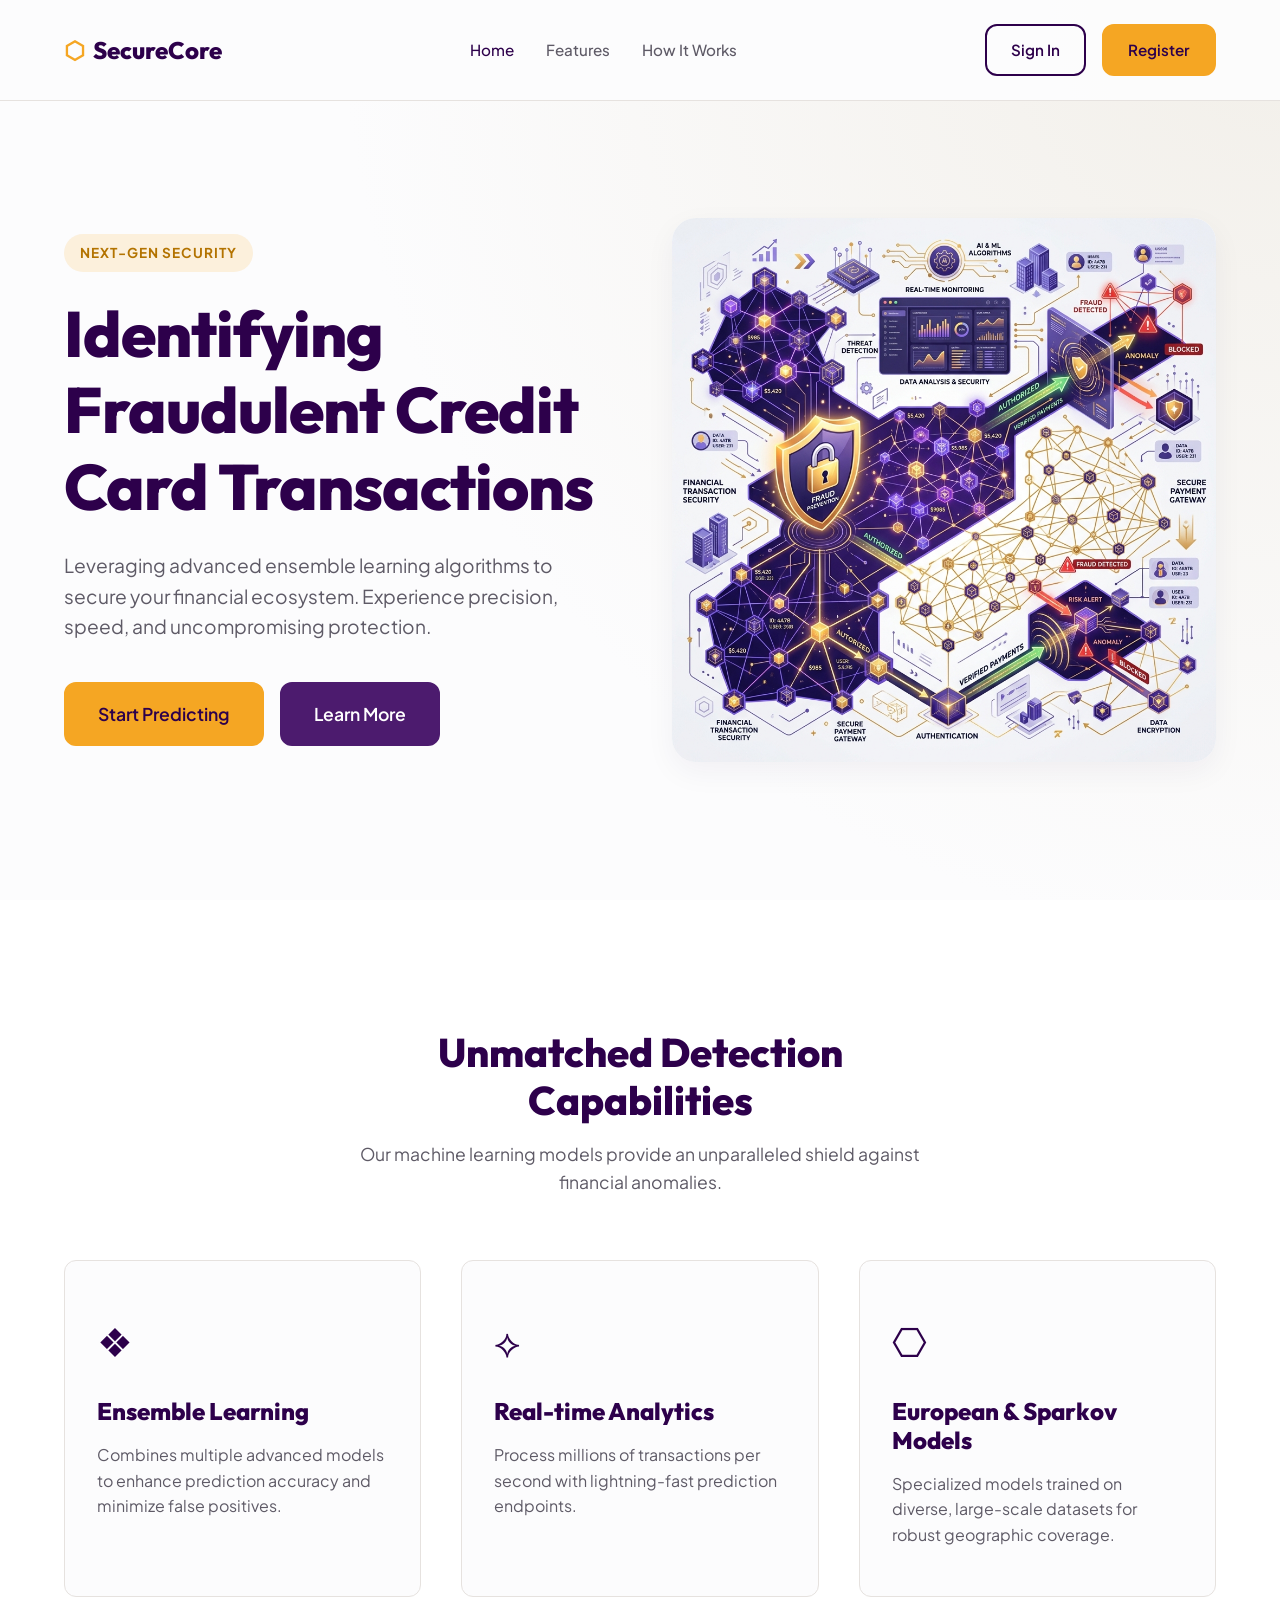
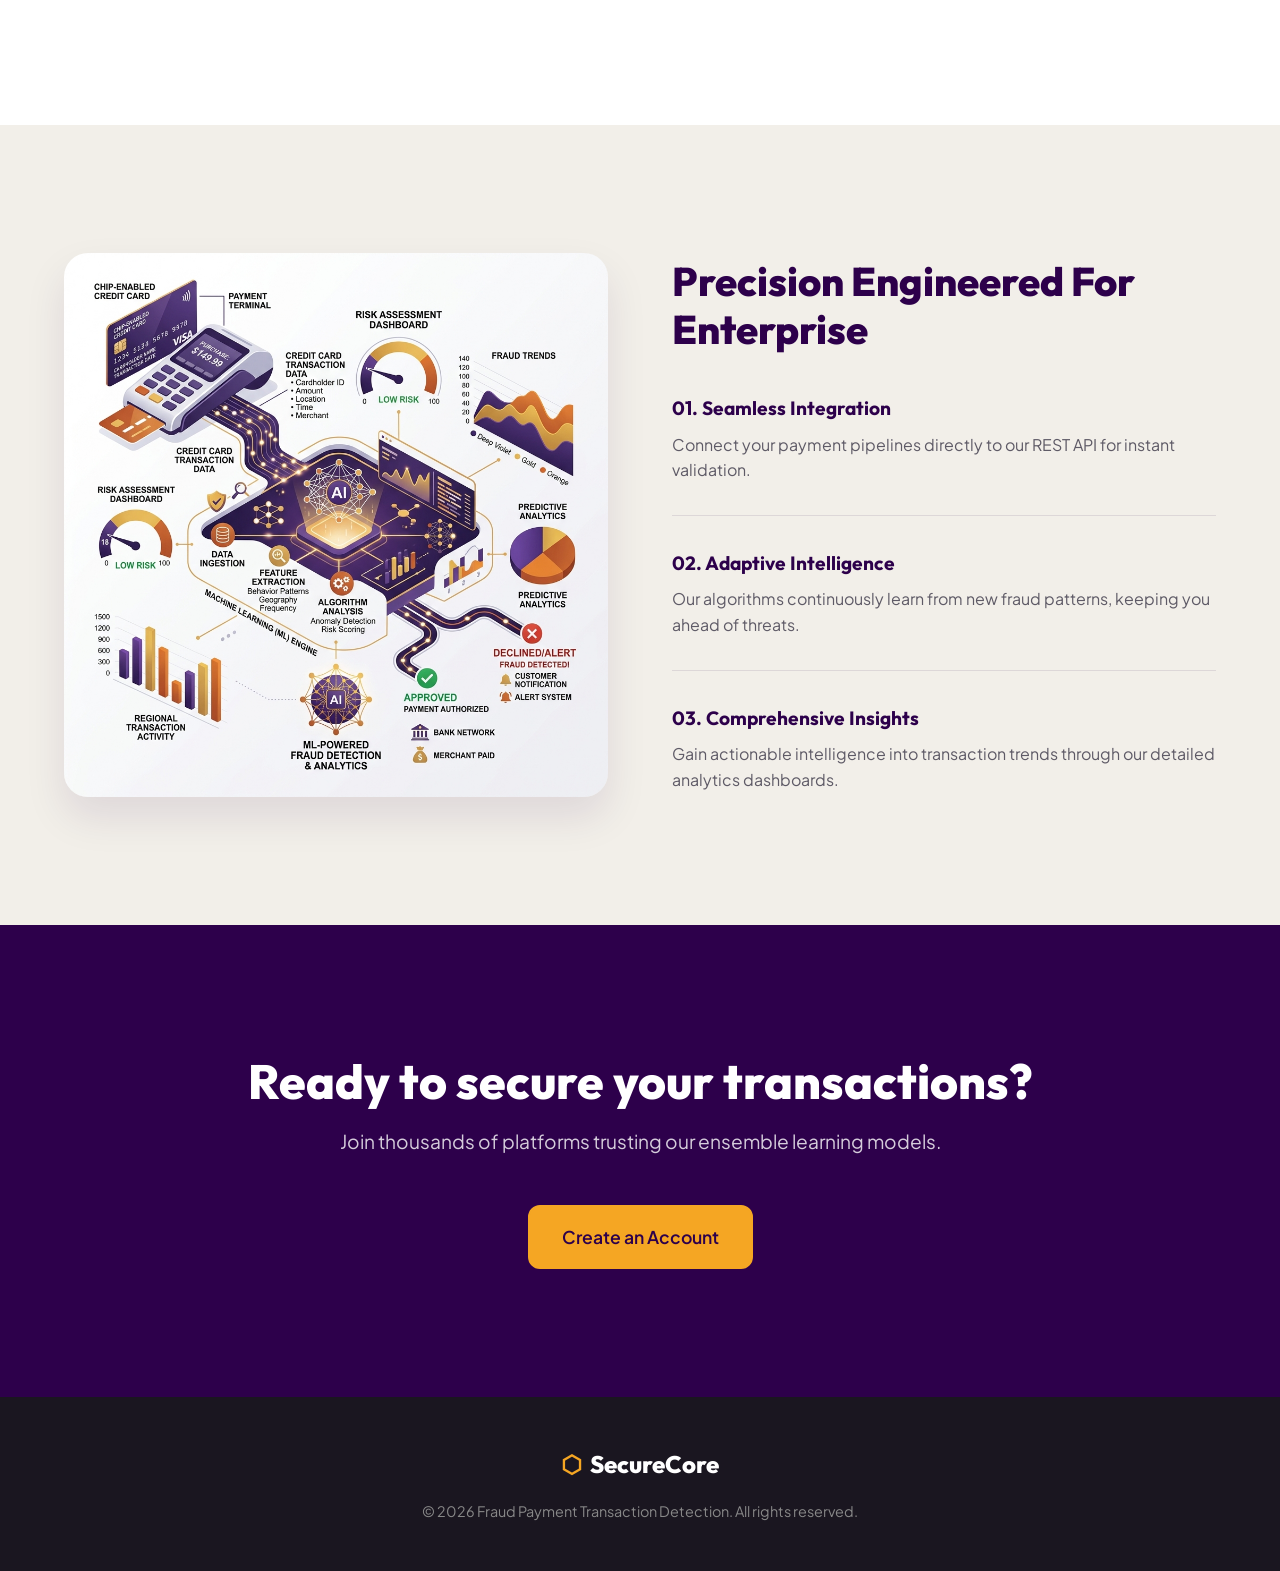
<file: templates/index.html>
<!DOCTYPE html>
<html lang="en">

<head>
    <meta charset="UTF-8">
    <meta name="viewport" content="width=device-width, initial-scale=1.0">
    <meta name="description" content="Advanced fraud payment transaction detection system using ensemble learning.">
    <title>Fraud Payment Transaction Detection</title>
    <link rel="stylesheet" href="../static/style.css">
    <!-- Google Fonts -->
    <link
        href="https://fonts.googleapis.com/css2?family=Outfit:wght@300;400;600;800&family=Plus+Jakarta+Sans:wght@400;500;700&display=swap"
        rel="stylesheet">
</head>

<body>
    <nav class="navbar">
        <div class="logo">
            <span class="logo-icon">⬡</span>
            SecureCore
        </div>
        <button class="mobile-menu-btn">☰</button>
        <ul class="nav-links">
            <li><a href="#home" class="active">Home</a></li>
            <li><a href="#features">Features</a></li>
            <li><a href="#how-it-works">How It Works</a></li>
        </ul>
        <div class="nav-actions">
            <a href="/login" class="btn-outline">Sign In</a>
            <a href="/logon" class="btn-primary">Register</a>
        </div>
    </nav>

    <header id="home" class="hero-section">
        <div class="hero-content">
            <div class="badge">Next-Gen Security</div>
            <h1>Identifying Fraudulent Credit Card Transactions</h1>
            <p>Leveraging advanced ensemble learning algorithms to secure your financial ecosystem. Experience
                precision, speed, and uncompromising protection.</p>
            <div class="hero-buttons">
                <a href="/login" class="btn-primary btn-large">Start Predicting</a>
                <a href="#features" class="btn-secondary btn-large">Learn More</a>
            </div>
        </div>
        <div class="hero-image-container">
            <img src="../static/images/hero.png" alt="Futuristic Security Dashboard">
        </div>
    </header>

    <section id="features" class="features-section">
        <div class="section-header">
            <h2>Unmatched Detection Capabilities</h2>
            <p>Our machine learning models provide an unparalleled shield against financial anomalies.</p>
        </div>

        <div class="features-grid">
            <div class="feature-card">
                <div class="icon">❖</div>
                <h3>Ensemble Learning</h3>
                <p>Combines multiple advanced models to enhance prediction accuracy and minimize false positives.</p>
            </div>
            <div class="feature-card">
                <div class="icon">⟡</div>
                <h3>Real-time Analytics</h3>
                <p>Process millions of transactions per second with lightning-fast prediction endpoints.</p>
            </div>
            <div class="feature-card">
                <div class="icon">⎔</div>
                <h3>European & Sparkov Models</h3>
                <p>Specialized models trained on diverse, large-scale datasets for robust geographic coverage.</p>
            </div>
        </div>
    </section>

    <section id="how-it-works" class="showcase-section">
        <div class="showcase-image">
            <img src="../static/images/feature.png" alt="Data Analytics Visualization">
        </div>
        <div class="showcase-content">
            <h2>Precision Engineered For Enterprise</h2>
            <ul class="showcase-list">
                <li>
                    <strong>01. Seamless Integration</strong>
                    <p>Connect your payment pipelines directly to our REST API for instant validation.</p>
                </li>
                <li>
                    <strong>02. Adaptive Intelligence</strong>
                    <p>Our algorithms continuously learn from new fraud patterns, keeping you ahead of threats.</p>
                </li>
                <li>
                    <strong>03. Comprehensive Insights</strong>
                    <p>Gain actionable intelligence into transaction trends through our detailed analytics dashboards.
                    </p>
                </li>
            </ul>
        </div>
    </section>

    <section class="cta-section">
        <h2>Ready to secure your transactions?</h2>
        <p>Join thousands of platforms trusting our ensemble learning models.</p>
        <a href="/logon" class="btn-primary btn-large">Create an Account</a>
    </section>

    <footer>
        <div class="footer-content">
            <div class="footer-brand">
                <span class="logo-icon">⬡</span>
                SecureCore
            </div>
            <p>&copy; 2026 Fraud Payment Transaction Detection. All rights reserved.</p>
        </div>
    </footer>
    <script>
        document.addEventListener('DOMContentLoaded', function() {
            const mobileBtn = document.querySelector('.mobile-menu-btn');
            const navbar = document.querySelector('.navbar');
            if (mobileBtn) {
                mobileBtn.addEventListener('click', function() {
                    navbar.classList.toggle('active');
                });
            }
        });
    </script>
</body>

</html>
</file>
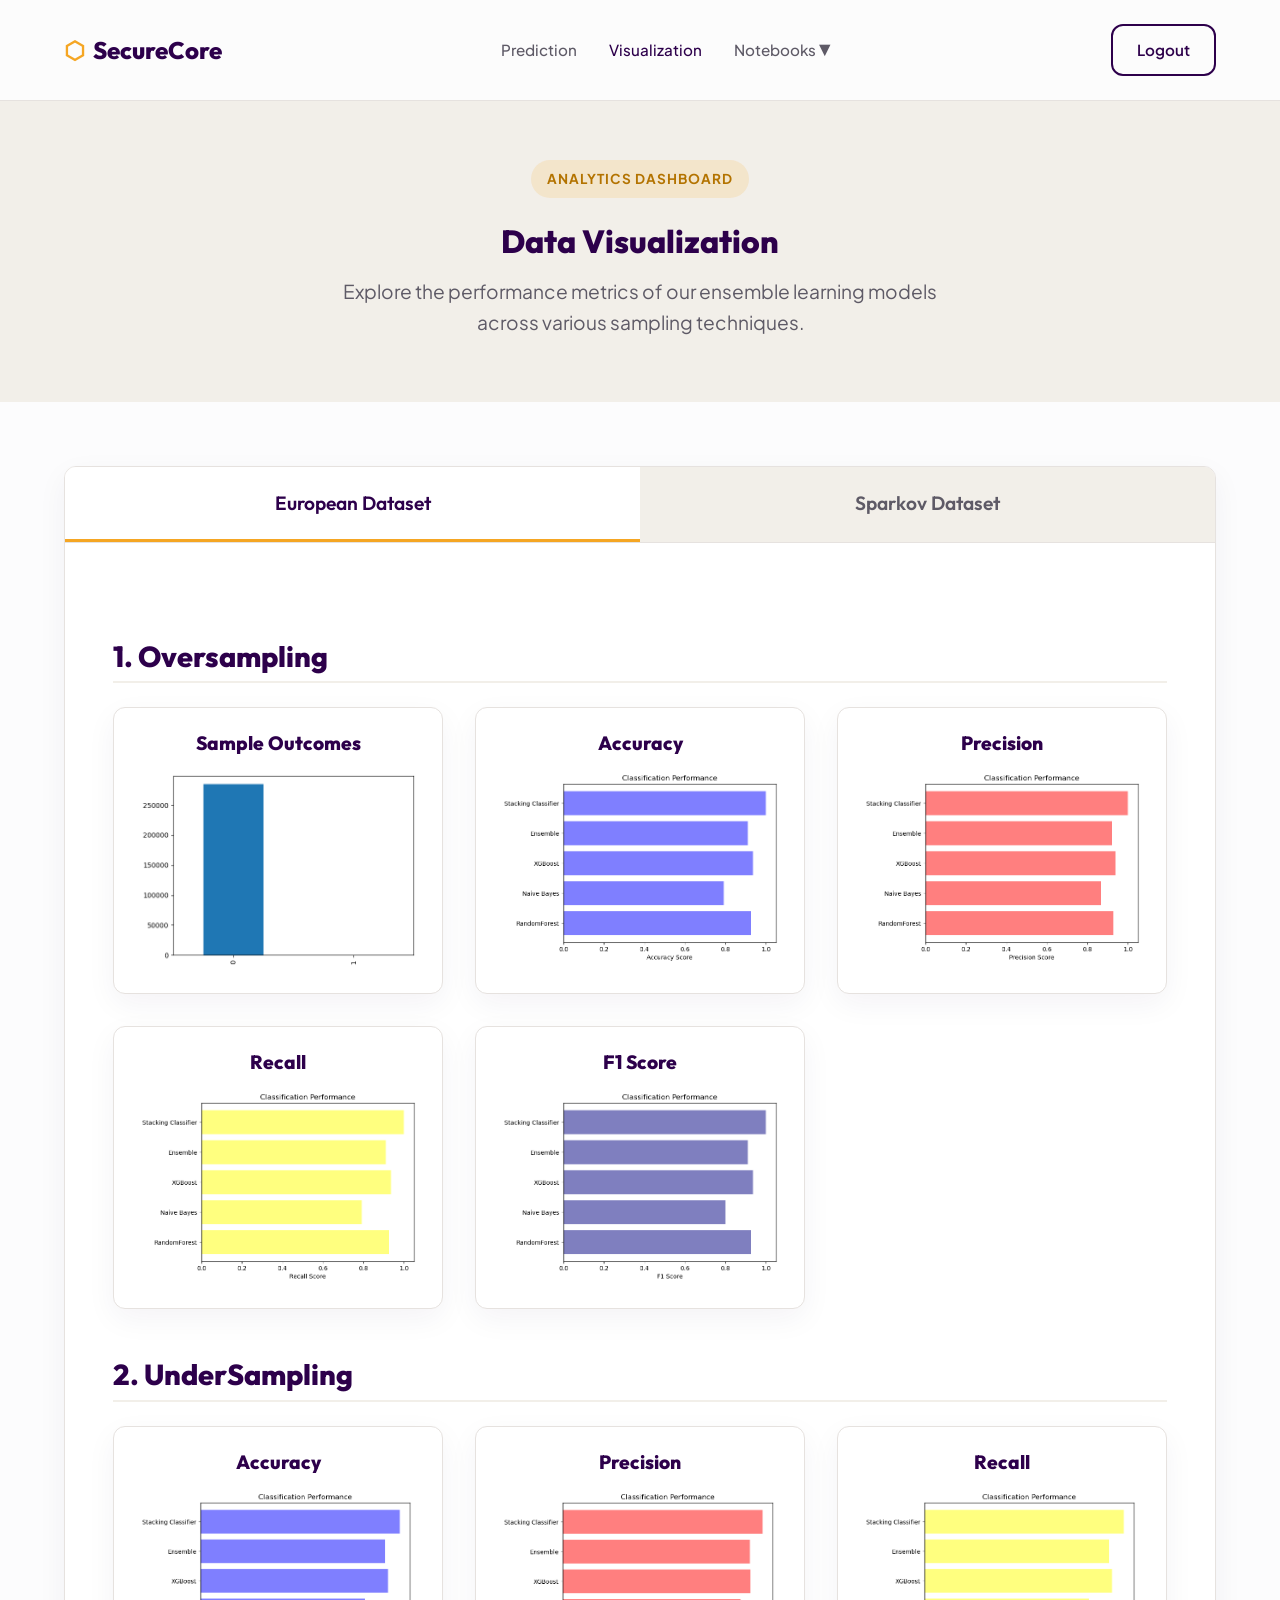
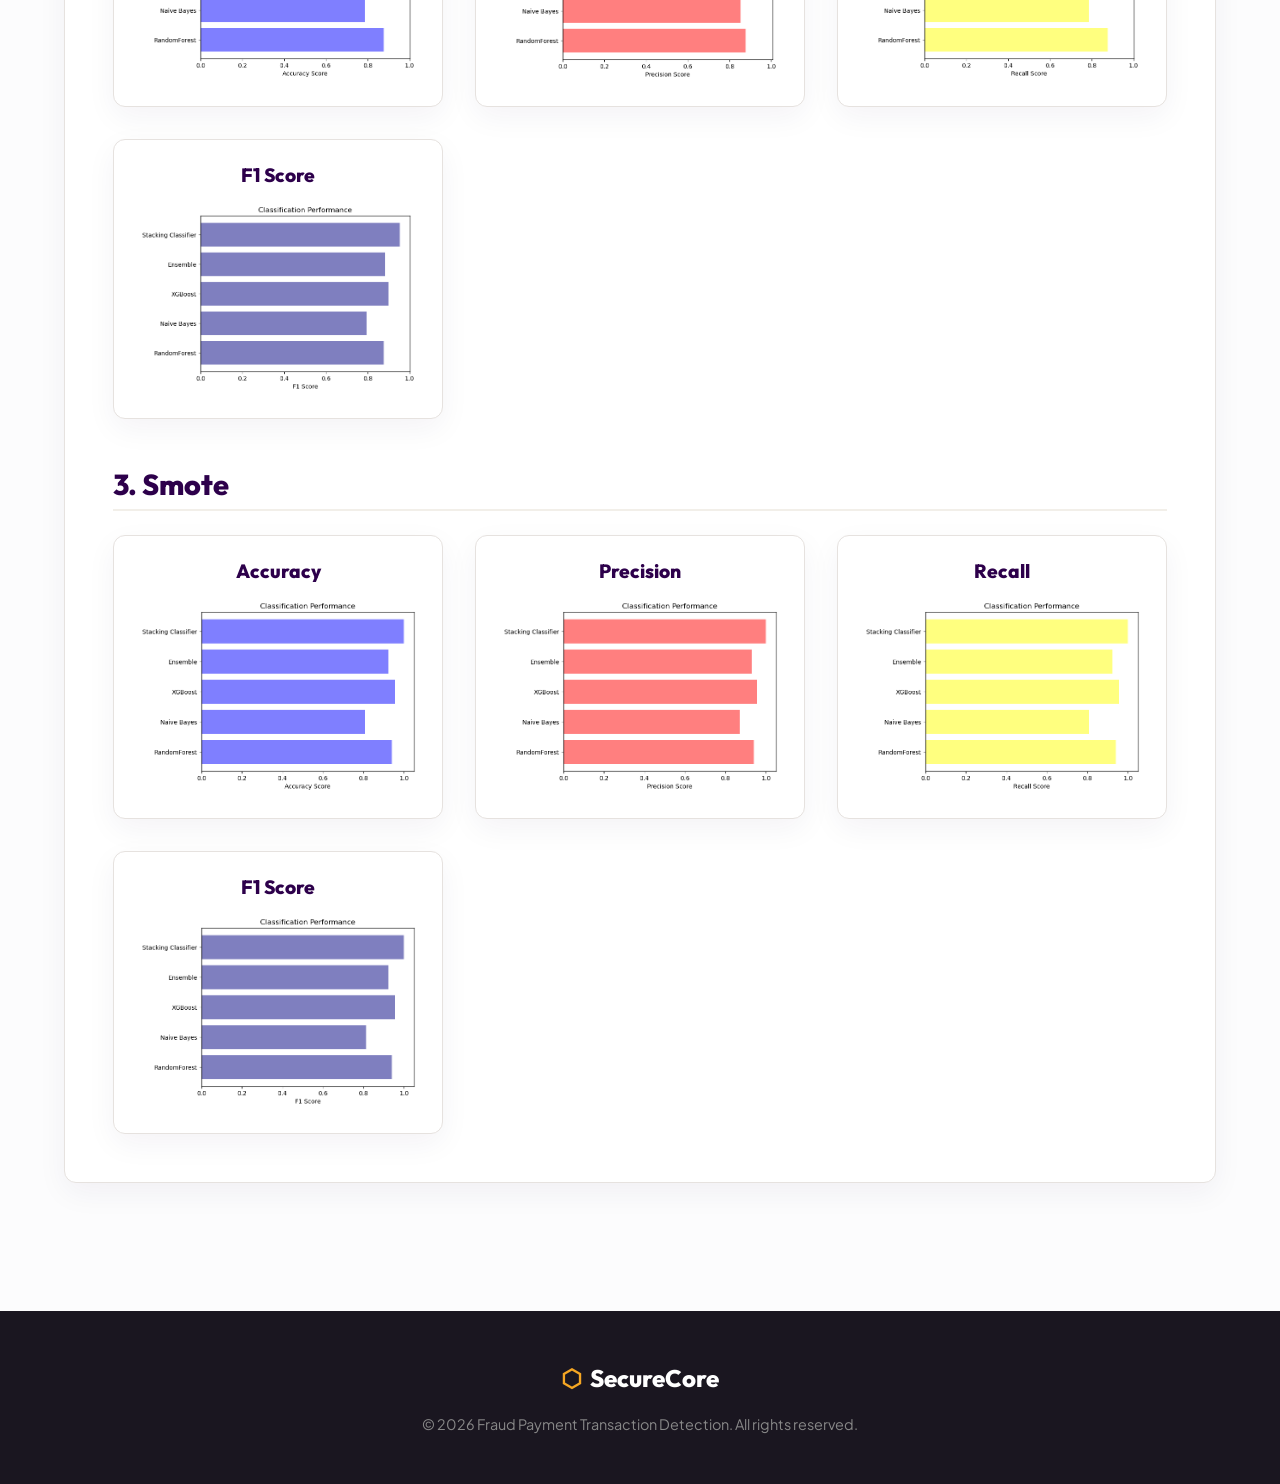
<file: templates/graphs.html>
<!DOCTYPE html>
<html lang="en">

<head>
    <meta charset="UTF-8">
    <meta name="viewport" content="width=device-width, initial-scale=1.0">
    <title>Data Visualization - SecureCore</title>
    <!-- Using standard flask url_for to ensure the path is fully robust across routes, while matching the structure you requested -->
    <link rel="stylesheet" href="../static/style.css">
    <link
        href="https://fonts.googleapis.com/css2?family=Outfit:wght@300;400;600;800&family=Plus+Jakarta+Sans:wght@400;500;700&display=swap"
        rel="stylesheet">
</head>

<body>
    <nav class="navbar">
        <div class="logo">
            <span class="logo-icon">⬡</span>
            SecureCore
        </div>
        <button class="mobile-menu-btn">☰</button>
        <ul class="nav-links">
            <li><a href="/home">Prediction</a></li>
            <li><a href="/graphs" class="active">Visualization</a></li>
            <li class="dropdown">
                <a href="#" class="dropbtn">Notebooks ▼</a>
                <div class="dropdown-content">
                    <a href="../static/European.html">European</a>
                    <a href="../static/Sparkov.html">Sparkov</a>
                </div>
            </li>
        </ul>
        <div class="nav-actions">
            <a href="/" class="btn-outline">Logout</a>
        </div>
    </nav>

    <header class="page-header"
        style="padding-top: 10rem; padding-bottom: 4rem; text-align: center; background-color: var(--color-bg-secondary);">
        <div class="badge">Analytics Dashboard</div>
        <h1>Data Visualization</h1>
        <p style="color: var(--color-text-muted); font-size: 1.2rem; max-width: 600px; margin: 1rem auto 0;">Explore the
            performance metrics of our ensemble learning models across various sampling techniques.</p>
    </header>

    <section class="graphs-section" style="padding: 4rem 5% 8rem; background-color: var(--color-bg);">
        <div class="tabs-container" style="max-width: 1200px;">
            <div class="tabs-header">
                <button class="tab-btn active" onclick="openGraphTab(event, 'EuroGraphs')">European Dataset</button>
                <button class="tab-btn" onclick="openGraphTab(event, 'SparkGraphs')">Sparkov Dataset</button>
            </div>

            <div id="EuroGraphs" class="tab-content active" style="display: block;">
                <!-- Oversampling -->
                <div class="graph-category">
                    <h2 class="category-title">1. Oversampling</h2>
                    <div class="graph-grid">
                        <div class="graph-card">
                            <h3>Sample Outcomes</h3>
                            <div class="img-wrapper">
                                <img src="../static/euro/download.png" alt="Sample Outcomes" class="zoomable"
                                    onclick="openLightbox(this.src)">
                                <div class="zoom-hint">Click to zoom</div>
                            </div>
                        </div>
                        <div class="graph-card">
                            <h3>Accuracy</h3>
                            <div class="img-wrapper">
                                <img src="../static/euro/download (1).png" alt="Accuracy" class="zoomable"
                                    onclick="openLightbox(this.src)">
                                <div class="zoom-hint">Click to zoom</div>
                            </div>
                        </div>
                        <div class="graph-card">
                            <h3>Precision</h3>
                            <div class="img-wrapper">
                                <img src="../static/euro/download (2).png" alt="Precision" class="zoomable"
                                    onclick="openLightbox(this.src)">
                                <div class="zoom-hint">Click to zoom</div>
                            </div>
                        </div>
                        <div class="graph-card">
                            <h3>Recall</h3>
                            <div class="img-wrapper">
                                <img src="../static/euro/download (3).png" alt="Recall" class="zoomable"
                                    onclick="openLightbox(this.src)">
                                <div class="zoom-hint">Click to zoom</div>
                            </div>
                        </div>
                        <div class="graph-card">
                            <h3>F1 Score</h3>
                            <div class="img-wrapper">
                                <img src="../static/euro/download (4).png" alt="F1 Score" class="zoomable"
                                    onclick="openLightbox(this.src)">
                                <div class="zoom-hint">Click to zoom</div>
                            </div>
                        </div>
                    </div>
                </div>

                <!-- UnderSampling -->
                <div class="graph-category">
                    <h2 class="category-title">2. UnderSampling</h2>
                    <div class="graph-grid">
                        <div class="graph-card">
                            <h3>Accuracy</h3>
                            <div class="img-wrapper">
                                <img src="../static/euro/download (5).png" alt="Accuracy" class="zoomable"
                                    onclick="openLightbox(this.src)">
                                <div class="zoom-hint">Click to zoom</div>
                            </div>
                        </div>
                        <div class="graph-card">
                            <h3>Precision</h3>
                            <div class="img-wrapper">
                                <img src="../static/euro/download (6).png" alt="Precision" class="zoomable"
                                    onclick="openLightbox(this.src)">
                                <div class="zoom-hint">Click to zoom</div>
                            </div>
                        </div>
                        <div class="graph-card">
                            <h3>Recall</h3>
                            <div class="img-wrapper">
                                <img src="../static/euro/download (7).png" alt="Recall" class="zoomable"
                                    onclick="openLightbox(this.src)">
                                <div class="zoom-hint">Click to zoom</div>
                            </div>
                        </div>
                        <div class="graph-card">
                            <h3>F1 Score</h3>
                            <div class="img-wrapper">
                                <img src="../static/euro/download (8).png" alt="F1 Score" class="zoomable"
                                    onclick="openLightbox(this.src)">
                                <div class="zoom-hint">Click to zoom</div>
                            </div>
                        </div>
                    </div>
                </div>

                <!-- Smote -->
                <div class="graph-category">
                    <h2 class="category-title">3. Smote</h2>
                    <div class="graph-grid">
                        <div class="graph-card">
                            <h3>Accuracy</h3>
                            <div class="img-wrapper">
                                <img src="../static/euro/download (9).png" alt="Accuracy" class="zoomable"
                                    onclick="openLightbox(this.src)">
                                <div class="zoom-hint">Click to zoom</div>
                            </div>
                        </div>
                        <div class="graph-card">
                            <h3>Precision</h3>
                            <div class="img-wrapper">
                                <img src="../static/euro/download (10).png" alt="Precision" class="zoomable"
                                    onclick="openLightbox(this.src)">
                                <div class="zoom-hint">Click to zoom</div>
                            </div>
                        </div>
                        <div class="graph-card">
                            <h3>Recall</h3>
                            <div class="img-wrapper">
                                <img src="../static/euro/download (11).png" alt="Recall" class="zoomable"
                                    onclick="openLightbox(this.src)">
                                <div class="zoom-hint">Click to zoom</div>
                            </div>
                        </div>
                        <div class="graph-card">
                            <h3>F1 Score</h3>
                            <div class="img-wrapper">
                                <img src="../static/euro/download (12).png" alt="F1 Score" class="zoomable"
                                    onclick="openLightbox(this.src)">
                                <div class="zoom-hint">Click to zoom</div>
                            </div>
                        </div>
                    </div>
                </div>
            </div>

            <div id="SparkGraphs" class="tab-content" style="display: none;">
                <!-- Oversampling -->
                <div class="graph-category">
                    <h2 class="category-title">1. Oversampling</h2>
                    <div class="graph-grid">
                        <div class="graph-card">
                            <h3>Sample Outcomes</h3>
                            <div class="img-wrapper">
                                <img src="../static/spark/download.png" alt="Sample Outcomes" class="zoomable"
                                    onclick="openLightbox(this.src)">
                                <div class="zoom-hint">Click to zoom</div>
                            </div>
                        </div>
                        <div class="graph-card">
                            <h3>Accuracy</h3>
                            <div class="img-wrapper">
                                <img src="../static/spark/download (1).png" alt="Accuracy" class="zoomable"
                                    onclick="openLightbox(this.src)">
                                <div class="zoom-hint">Click to zoom</div>
                            </div>
                        </div>
                        <div class="graph-card">
                            <h3>Precision</h3>
                            <div class="img-wrapper">
                                <img src="../static/spark/download (2).png" alt="Precision" class="zoomable"
                                    onclick="openLightbox(this.src)">
                                <div class="zoom-hint">Click to zoom</div>
                            </div>
                        </div>
                        <div class="graph-card">
                            <h3>Recall</h3>
                            <div class="img-wrapper">
                                <img src="../static/spark/download (3).png" alt="Recall" class="zoomable"
                                    onclick="openLightbox(this.src)">
                                <div class="zoom-hint">Click to zoom</div>
                            </div>
                        </div>
                        <div class="graph-card">
                            <h3>F1 Score</h3>
                            <div class="img-wrapper">
                                <img src="../static/spark/download (4).png" alt="F1 Score" class="zoomable"
                                    onclick="openLightbox(this.src)">
                                <div class="zoom-hint">Click to zoom</div>
                            </div>
                        </div>
                    </div>
                </div>

                <!-- UnderSampling -->
                <div class="graph-category">
                    <h2 class="category-title">2. UnderSampling</h2>
                    <div class="graph-grid">
                        <div class="graph-card">
                            <h3>Accuracy</h3>
                            <div class="img-wrapper">
                                <img src="../static/spark/download (5).png" alt="Accuracy" class="zoomable"
                                    onclick="openLightbox(this.src)">
                                <div class="zoom-hint">Click to zoom</div>
                            </div>
                        </div>
                        <div class="graph-card">
                            <h3>Precision</h3>
                            <div class="img-wrapper">
                                <img src="../static/spark/download (6).png" alt="Precision" class="zoomable"
                                    onclick="openLightbox(this.src)">
                                <div class="zoom-hint">Click to zoom</div>
                            </div>
                        </div>
                        <div class="graph-card">
                            <h3>Recall</h3>
                            <div class="img-wrapper">
                                <img src="../static/spark/download (7).png" alt="Recall" class="zoomable"
                                    onclick="openLightbox(this.src)">
                                <div class="zoom-hint">Click to zoom</div>
                            </div>
                        </div>
                        <div class="graph-card">
                            <h3>F1 Score</h3>
                            <div class="img-wrapper">
                                <img src="../static/spark/download (8).png" alt="F1 Score" class="zoomable"
                                    onclick="openLightbox(this.src)">
                                <div class="zoom-hint">Click to zoom</div>
                            </div>
                        </div>
                    </div>
                </div>

                <!-- Smote -->
                <div class="graph-category">
                    <h2 class="category-title">3. Smote</h2>
                    <div class="graph-grid">
                        <div class="graph-card">
                            <h3>Accuracy</h3>
                            <div class="img-wrapper">
                                <img src="../static/spark/download (9).png" alt="Accuracy" class="zoomable"
                                    onclick="openLightbox(this.src)">
                                <div class="zoom-hint">Click to zoom</div>
                            </div>
                        </div>
                        <div class="graph-card">
                            <h3>Precision</h3>
                            <div class="img-wrapper">
                                <img src="../static/spark/download (10).png" alt="Precision" class="zoomable"
                                    onclick="openLightbox(this.src)">
                                <div class="zoom-hint">Click to zoom</div>
                            </div>
                        </div>
                        <div class="graph-card">
                            <h3>Recall</h3>
                            <div class="img-wrapper">
                                <img src="../static/spark/download (11).png" alt="Recall" class="zoomable"
                                    onclick="openLightbox(this.src)">
                                <div class="zoom-hint">Click to zoom</div>
                            </div>
                        </div>
                        <div class="graph-card">
                            <h3>F1 Score</h3>
                            <div class="img-wrapper">
                                <img src="../static/spark/download (12).png" alt="F1 Score" class="zoomable"
                                    onclick="openLightbox(this.src)">
                                <div class="zoom-hint">Click to zoom</div>
                            </div>
                        </div>
                    </div>
                </div>
            </div>
        </div>
    </section>

    <!-- Lightbox Modal -->
    <div id="lightbox" class="lightbox" onclick="closeLightbox()">
        <span class="lightbox-close">&times;</span>
        <img class="lightbox-content" id="lightbox-img">
    </div>

    <footer>
        <div class="footer-content">
            <div class="footer-brand">
                <span class="logo-icon">⬡</span>
                SecureCore
            </div>
            <p>&copy; 2026 Fraud Payment Transaction Detection. All rights reserved.</p>
        </div>
    </footer>

    <script>
        function openGraphTab(evt, tabName) {
            var i, tabcontent, tablinks;
            tabcontent = document.getElementsByClassName("tab-content");
            for (i = 0; i < tabcontent.length; i++) {
                tabcontent[i].style.display = "none";
                tabcontent[i].className = tabcontent[i].className.replace(" active", "");
            }
            tablinks = document.getElementsByClassName("tab-btn");
            for (i = 0; i < tablinks.length; i++) {
                tablinks[i].className = tablinks[i].className.replace(" active", "");
            }
            document.getElementById(tabName).style.display = "block";
            document.getElementById(tabName).className += " active";
            evt.currentTarget.className += " active";
        }

        // Lightbox functionality
        function openLightbox(src) {
            var lightbox = document.getElementById("lightbox");
            var lightboxImg = document.getElementById("lightbox-img");
            lightbox.style.display = "flex";
            lightboxImg.src = src;
            // Prevent body scrolling
            document.body.style.overflow = "hidden";
        }

        function closeLightbox() {
            var lightbox = document.getElementById("lightbox");
            lightbox.style.display = "none";
            // Restore body scrolling
            document.body.style.overflow = "auto";
        }

        // Close lightbox on escape key
        document.addEventListener('keydown', function (event) {
            if (event.key === "Escape") {
                closeLightbox();
            }
        });
    </script>
    <script>
        document.addEventListener('DOMContentLoaded', function() {
            const mobileBtn = document.querySelector('.mobile-menu-btn');
            const navbar = document.querySelector('.navbar');
            if (mobileBtn) {
                mobileBtn.addEventListener('click', function() {
                    navbar.classList.toggle('active');
                });
            }
        });
    </script>
</body>

</html>
</file>
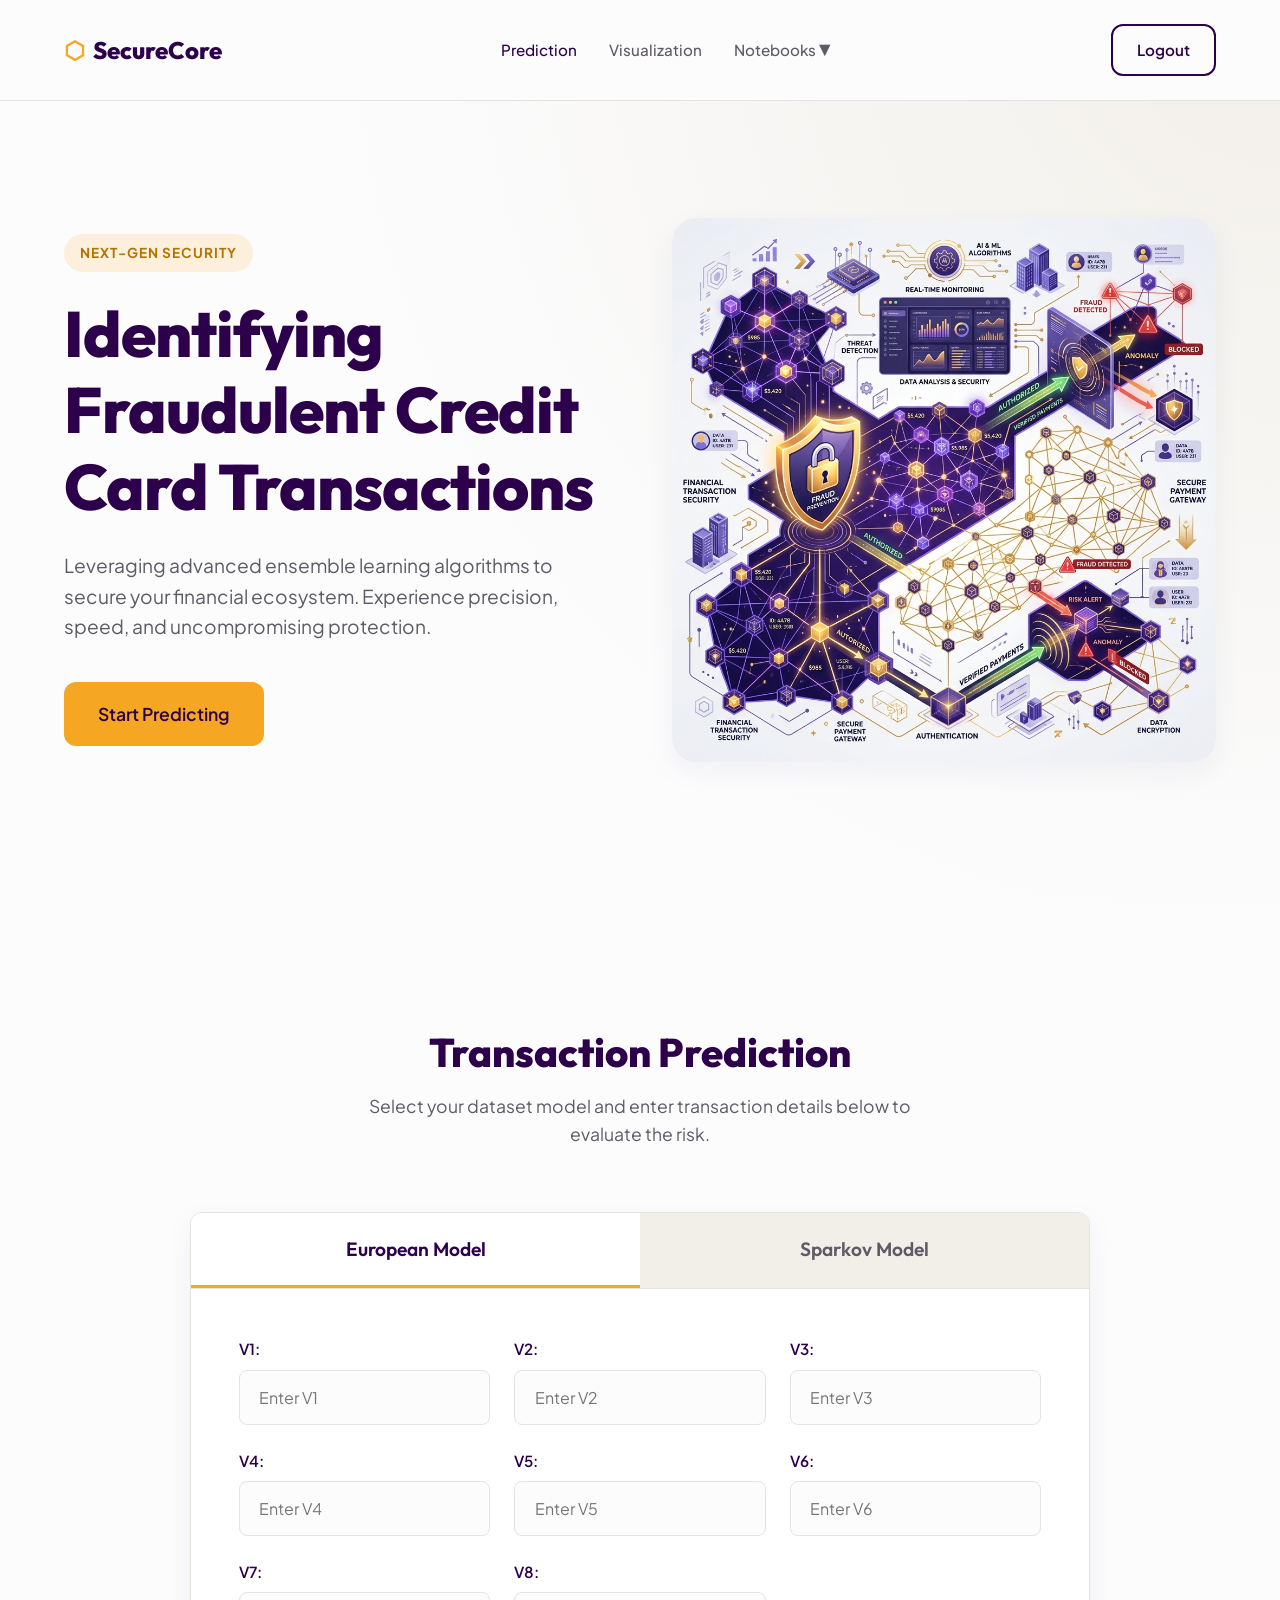
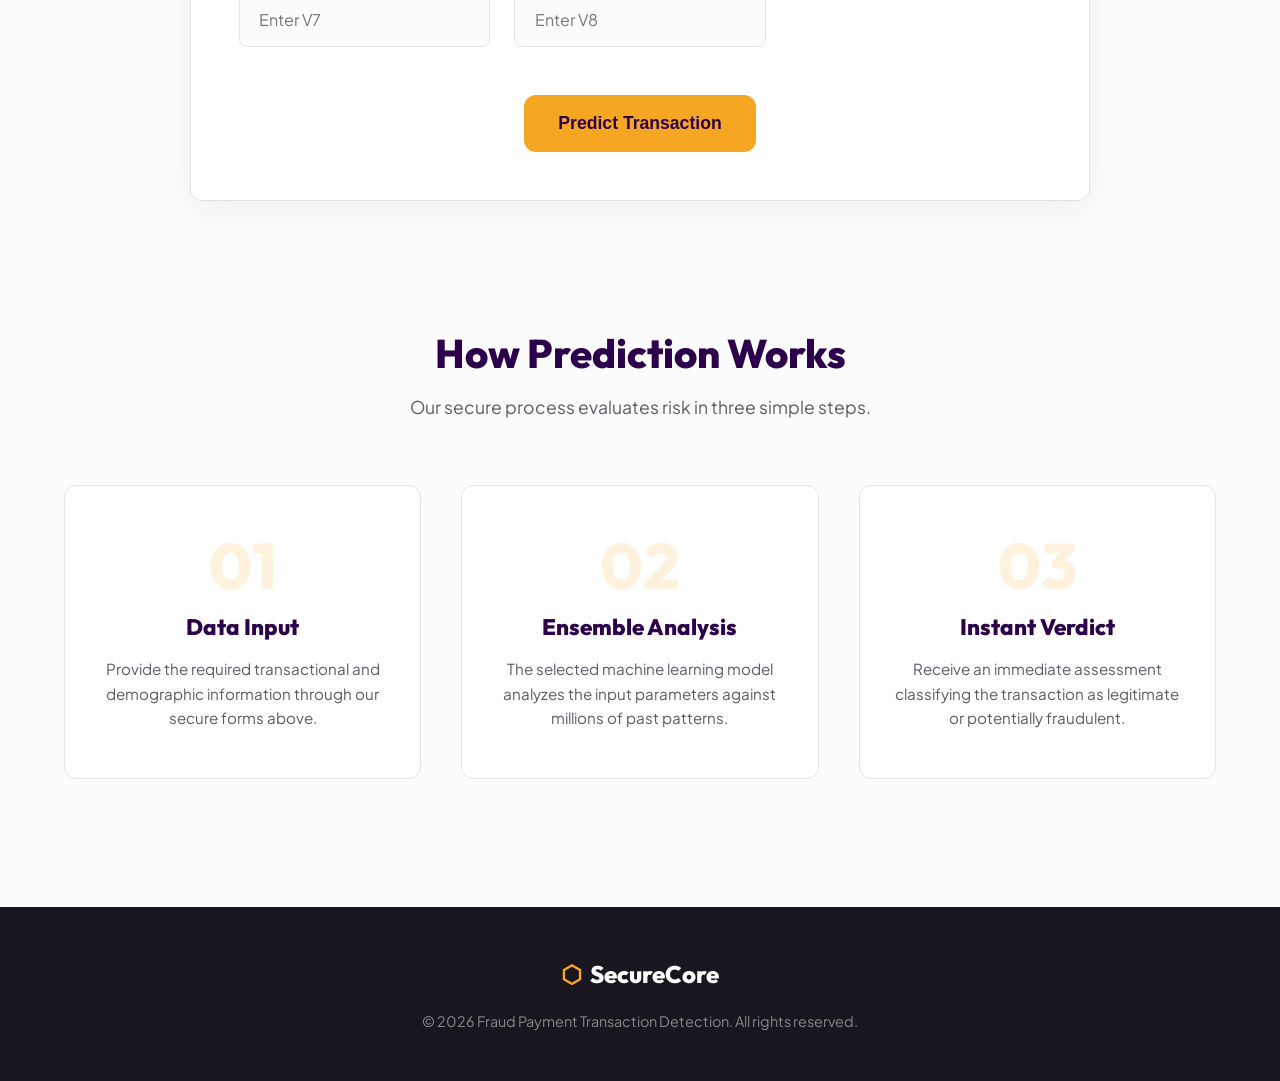
<file: templates/home.html>
<!DOCTYPE html>
<html lang="en">

<head>
    <meta charset="UTF-8">
    <meta name="viewport" content="width=device-width, initial-scale=1.0">
    <title>Prediction - SecureCore</title>
    <link rel="stylesheet" href="../static/style.css">
    <link
        href="https://fonts.googleapis.com/css2?family=Outfit:wght@300;400;600;800&family=Plus+Jakarta+Sans:wght@400;500;700&display=swap"
        rel="stylesheet">
</head>

<body>
    <nav class="navbar">
        <div class="logo">
            <span class="logo-icon">⬡</span>
            SecureCore
        </div>
        <button class="mobile-menu-btn">☰</button>
        <ul class="nav-links">
            <li><a href="/home" class="active">Prediction</a></li>
            <li><a href="/graphs">Visualization</a></li>
            <li class="dropdown">
                <a href="#" class="dropbtn">Notebooks ▼</a>
                <div class="dropdown-content">
                    <a href="../static/European.html">European</a>
                    <a href="../static/Sparkov.html">Sparkov</a>
                </div>
            </li>
        </ul>
        <div class="nav-actions">
            <a href="/" class="btn-outline">Logout</a>
        </div>
    </nav>

    <header class="hero-section">
        <div class="hero-content">
            <div class="badge">Next-Gen Security</div>
            <h1>Identifying Fraudulent Credit Card Transactions</h1>
            <p>Leveraging advanced ensemble learning algorithms to secure your financial ecosystem. Experience
                precision, speed, and uncompromising protection.</p>
            <div class="hero-buttons">
                <a href="#prediction" class="btn-primary btn-large">Start Predicting</a>
            </div>
        </div>
        <div class="hero-image-container">
            <img src="../static/images/hero.png" alt="Futuristic Security Dashboard">
        </div>
    </header>

    <section id="prediction" class="prediction-section">
        <div class="section-header">
            <h2>Transaction Prediction</h2>
            <p>Select your dataset model and enter transaction details below to evaluate the risk.</p>
        </div>

        <div class="tabs-container">
            <div class="tabs-header">
                <button class="tab-btn active" onclick="openTab(event, 'European')">European Model</button>
                <button class="tab-btn" onclick="openTab(event, 'Sparkov')">Sparkov Model</button>
            </div>

            <div id="European" class="tab-content active" style="display: block;">
                <form action="/predict" method="post" class="prediction-form">
                    <div class="form-grid">
                        <div class="form-group">
                            <label for="v1">V1:</label>
                            <input class="form-control" type="text" id="v1" name="0" required="required"
                                placeholder="Enter V1">
                        </div>
                        <div class="form-group">
                            <label for="v2">V2:</label>
                            <input class="form-control" type="text" id="v2" name="1" required="required"
                                placeholder="Enter V2">
                        </div>
                        <div class="form-group">
                            <label for="v3">V3:</label>
                            <input class="form-control" type="text" id="v3" name="2" required="required"
                                placeholder="Enter V3">
                        </div>
                        <div class="form-group">
                            <label for="v4">V4:</label>
                            <input class="form-control" type="text" id="v4" name="3" required="required"
                                placeholder="Enter V4">
                        </div>
                        <div class="form-group">
                            <label for="v5">V5:</label>
                            <input class="form-control" type="text" id="v5" name="4" required="required"
                                placeholder="Enter V5">
                        </div>
                        <div class="form-group">
                            <label for="v6">V6:</label>
                            <input class="form-control" type="text" id="v6" name="5" required="required"
                                placeholder="Enter V6">
                        </div>
                        <div class="form-group">
                            <label for="v7">V7:</label>
                            <input class="form-control" type="text" id="v7" name="6" required="required"
                                placeholder="Enter V7">
                        </div>
                        <div class="form-group">
                            <label for="v8">V8:</label>
                            <input class="form-control" type="text" id="v8" name="7" required="required"
                                placeholder="Enter V8">
                        </div>
                    </div>
                    <div class="form-actions">
                        <button type="submit" class="btn-primary btn-large">Predict Transaction</button>
                    </div>
                </form>
            </div>

            <div id="Sparkov" class="tab-content" style="display: none;">
                <form action="/predict1" method="post" class="prediction-form">
                    <div class="form-grid">
                        <div class="form-group">
                            <label for="trans-year">TRANS-YEAR:</label>
                            <input class="form-control" type="text" id="trans-year" name="0" required="required"
                                placeholder="e.g. 2019">
                        </div>
                        <div class="form-group">
                            <label for="trans-month">TRANS-MONTH:</label>
                            <input class="form-control" type="text" id="trans-month" name="1" required="required"
                                placeholder="e.g. 7">
                        </div>
                        <div class="form-group">
                            <label for="trans-day">TRANS-DAY:</label>
                            <input class="form-control" type="text" id="trans-day" name="2" required="required"
                                placeholder="e.g. 2">
                        </div>
                        <div class="form-group">
                            <label for="dob-year">DOB-YEAR:</label>
                            <input class="form-control" type="text" id="dob-year" name="3" required="required"
                                placeholder="e.g. 1964">
                        </div>
                        <div class="form-group">
                            <label for="dob-month">DOB-MONTH:</label>
                            <input class="form-control" type="text" id="dob-month" name="4" required="required"
                                placeholder="e.g. 11">
                        </div>
                        <div class="form-group">
                            <label for="dob-day">DOB-DAY:</label>
                            <input class="form-control" type="text" id="dob-day" name="5" required="required"
                                placeholder="e.g. 17">
                        </div>
                        <div class="form-group">
                            <label for="category">CATEGORY:</label>
                            <div class="select-wrapper">
                                <select class="form-control" id="category" name="6" required="required">
                                    <option value="" disabled selected>Select Category</option>
                                    <option value="0">Entertainment</option>
                                    <option value="1">Food & Dining</option>
                                    <option value="2">Gas & Transport</option>
                                    <option value="3">Grocery (POS)</option>
                                    <option value="4">Grocery (Net)</option>
                                    <option value="5">Health & Fitness</option>
                                    <option value="6">Home</option>
                                    <option value="7">Kids & Pets</option>
                                    <option value="8">Misc (POS)</option>
                                    <option value="9">Misc (Net)</option>
                                    <option value="10">Shopping (POS)</option>
                                    <option value="11">Shopping (Net)</option>
                                    <option value="12">Personal Care</option>
                                    <option value="13">Travel</option>
                                </select>
                            </div>
                        </div>
                        <div class="form-group">
                            <label for="amount">AMOUNT:</label>
                            <input class="form-control" type="text" id="amount" name="7" required="required"
                                placeholder="e.g. 150.00">
                        </div>
                        <div class="form-group">
                            <label for="zipcode">ZIPCODE:</label>
                            <input class="form-control" type="text" id="zipcode" name="8" required="required"
                                placeholder="e.g. 6441">
                        </div>
                        <div class="form-group">
                            <label for="city-pop">CITY-POP:</label>
                            <input class="form-control" type="text" id="city-pop" name="9" required="required"
                                placeholder="e.g. 5438">
                        </div>
                    </div>
                    <div class="form-actions">
                        <button type="submit" class="btn-primary btn-large">Predict Transaction</button>
                    </div>
                </form>
            </div>
        </div>
    </section>

    <section class="flow-section">
        <div class="section-header">
            <h2>How Prediction Works</h2>
            <p>Our secure process evaluates risk in three simple steps.</p>
        </div>
        <div class="steps-grid">
            <div class="step-card">
                <div class="step-number">01</div>
                <h3>Data Input</h3>
                <p>Provide the required transactional and demographic information through our secure forms above.</p>
            </div>
            <div class="step-card">
                <div class="step-number">02</div>
                <h3>Ensemble Analysis</h3>
                <p>The selected machine learning model analyzes the input parameters against millions of past patterns.
                </p>
            </div>
            <div class="step-card">
                <div class="step-number">03</div>
                <h3>Instant Verdict</h3>
                <p>Receive an immediate assessment classifying the transaction as legitimate or potentially fraudulent.
                </p>
            </div>
        </div>
    </section>

    <footer>
        <div class="footer-content">
            <div class="footer-brand">
                <span class="logo-icon">⬡</span>
                SecureCore
            </div>
            <p>&copy; 2026 Fraud Payment Transaction Detection. All rights reserved.</p>
        </div>
    </footer>

    <script>
        function openTab(evt, tabName) {
            var i, tabcontent, tablinks;
            tabcontent = document.getElementsByClassName("tab-content");
            for (i = 0; i < tabcontent.length; i++) {
                tabcontent[i].style.display = "none";
                tabcontent[i].className = tabcontent[i].className.replace(" active", "");
            }
            tablinks = document.getElementsByClassName("tab-btn");
            for (i = 0; i < tablinks.length; i++) {
                tablinks[i].className = tablinks[i].className.replace(" active", "");
            }
            document.getElementById(tabName).style.display = "block";
            document.getElementById(tabName).className += " active";
            evt.currentTarget.className += " active";
        }
    </script>
    <script>
        document.addEventListener('DOMContentLoaded', function() {
            const mobileBtn = document.querySelector('.mobile-menu-btn');
            const navbar = document.querySelector('.navbar');
            if (mobileBtn) {
                mobileBtn.addEventListener('click', function() {
                    navbar.classList.toggle('active');
                });
            }
        });
    </script>
</body>

</html>
</file>
<file: static/style.css>
:root {
    --color-primary: #2d004b; /* Deep Violet */
    --color-primary-light: #4c1b6e;
    --color-accent: #f5a623; /* Warm Amber / Gold */
    --color-accent-hover: #f7b74a;
    --color-bg: #fcfcfd; /* Crisp White */
    --color-bg-secondary: #f2efe9; /* Champagne */
    --color-text-main: #1f1a24;
    --color-text-muted: #5e5a66;
    --color-border: #e6e2df;
    
    --font-heading: 'Outfit', sans-serif;
    --font-body: 'Plus Jakarta Sans', sans-serif;
    
    --shadow-soft: 0 10px 30px rgba(45, 0, 75, 0.05);
    --shadow-hover: 0 20px 40px rgba(45, 0, 75, 0.1);
    --border-radius: 12px;
    --transition: all 0.3s cubic-bezier(0.25, 0.8, 0.25, 1);
}

* {
    margin: 0;
    padding: 0;
    box-sizing: border-box;
}

body {
    font-family: var(--font-body);
    background-color: var(--color-bg);
    color: var(--color-text-main);
    line-height: 1.6;
    overflow-x: hidden;
}

h1, h2, h3, h4 {
    font-family: var(--font-heading);
    color: var(--color-primary);
    font-weight: 800;
    line-height: 1.2;
}

/* Navbar */
.navbar {
    display: flex;
    justify-content: space-between;
    align-items: center;
    padding: 1.5rem 5%;
    background-color: rgba(252, 252, 253, 0.95);
    position: fixed;
    top: 0;
    width: 100%;
    z-index: 1000;
    border-bottom: 1px solid var(--color-border);
}

.logo {
    font-family: var(--font-heading);
    font-size: 1.5rem;
    font-weight: 800;
    color: var(--color-primary);
    display: flex;
    align-items: center;
    gap: 0.5rem;
}

.logo-icon {
    color: var(--color-accent);
}

.nav-links {
    display: flex;
    list-style: none;
    gap: 2rem;
}

.nav-links a {
    text-decoration: none;
    color: var(--color-text-muted);
    font-weight: 500;
    font-size: 0.95rem;
    transition: var(--transition);
}

.nav-links a:hover, .nav-links a.active {
    color: var(--color-primary);
}

.nav-actions {
    display: flex;
    gap: 1rem;
}

/* Dropdown */
.dropdown {
    position: relative;
    display: inline-block;
}

.dropdown-content {
    display: none;
    position: absolute;
    background-color: white;
    min-width: 160px;
    box-shadow: var(--shadow-hover);
    border-radius: 8px;
    z-index: 1000;
    overflow: hidden;
    top: 100%;
    left: 50%;
    transform: translateX(-50%);
    border: 1px solid var(--color-border);
}

.dropdown-content a {
    color: var(--color-text-main);
    padding: 12px 16px;
    text-decoration: none;
    display: block;
    transition: var(--transition);
    font-weight: 500;
}

.dropdown-content a:hover {
    background-color: rgba(45, 0, 75, 0.05);
    color: var(--color-primary);
}

.dropdown:hover .dropdown-content {
    display: block;
    animation: fadeEffect 0.3s;
}

/* Buttons */
.btn-primary, .btn-secondary, .btn-outline {
    display: inline-block;
    padding: 0.75rem 1.5rem;
    border-radius: var(--border-radius);
    text-decoration: none;
    font-weight: 600;
    font-size: 0.95rem;
    transition: var(--transition);
    cursor: pointer;
    text-align: center;
}

.btn-primary {
    background-color: var(--color-accent);
    color: var(--color-primary);
    border: 2px solid var(--color-accent);
}

.btn-primary:hover {
    background-color: var(--color-accent-hover);
    border-color: var(--color-accent-hover);
    transform: translateY(-2px);
    box-shadow: 0 4px 15px rgba(245, 166, 35, 0.3);
}

.btn-secondary {
    background-color: var(--color-primary-light);
    color: white;
    border: 2px solid var(--color-primary-light);
}

.btn-secondary:hover {
    background-color: var(--color-primary);
    border-color: var(--color-primary);
    transform: translateY(-2px);
    box-shadow: 0 4px 15px rgba(45, 0, 75, 0.2);
}

.btn-outline {
    background-color: transparent;
    color: var(--color-primary);
    border: 2px solid var(--color-primary);
}

.btn-outline:hover {
    background-color: var(--color-primary);
    color: white;
}

.btn-large {
    padding: 1rem 2rem;
    font-size: 1.1rem;
}

/* Hero Section */
.hero-section {
    display: flex;
    align-items: center;
    justify-content: space-between;
    padding: 10rem 5% 5rem;
    min-height: 100vh;
    gap: 4rem;
    background: radial-gradient(circle at top right, var(--color-bg-secondary) 0%, var(--color-bg) 60%);
}

.hero-content {
    flex: 1;
    max-width: 600px;
}

.badge {
    display: inline-block;
    padding: 0.5rem 1rem;
    background-color: rgba(245, 166, 35, 0.15);
    color: #b37300;
    font-weight: 700;
    font-size: 0.85rem;
    border-radius: 50px;
    margin-bottom: 1.5rem;
    letter-spacing: 1px;
    text-transform: uppercase;
}

.hero-content h1 {
    font-size: 4rem;
    margin-bottom: 1.5rem;
    letter-spacing: -1px;
}

.hero-content p {
    font-size: 1.2rem;
    color: var(--color-text-muted);
    margin-bottom: 2.5rem;
}

.hero-buttons {
    display: flex;
    gap: 1rem;
}

.hero-image-container {
    flex: 1;
    position: relative;
    border-radius: 24px;
    overflow: hidden;
    box-shadow: var(--shadow-soft);
    background-color: white;
}

.hero-image-container img {
    width: 100%;
    height: auto;
    display: block;
    transform: scale(1.02);
    transition: var(--transition);
}

.hero-image-container:hover img {
    transform: scale(1.05);
}

/* Features Section */
.features-section {
    padding: 8rem 5%;
    background-color: white;
}

.section-header {
    text-align: center;
    max-width: 600px;
    margin: 0 auto 4rem;
}

.section-header h2 {
    font-size: 2.5rem;
    margin-bottom: 1rem;
}

.section-header p {
    color: var(--color-text-muted);
    font-size: 1.1rem;
}

.features-grid {
    display: grid;
    grid-template-columns: repeat(auto-fit, minmax(300px, 1fr));
    gap: 2.5rem;
}

.feature-card {
    background-color: var(--color-bg);
    padding: 3rem 2rem;
    border-radius: var(--border-radius);
    border: 1px solid var(--color-border);
    transition: var(--transition);
    position: relative;
    overflow: hidden;
}

.feature-card::before {
    content: '';
    position: absolute;
    top: 0;
    left: 0;
    width: 100%;
    height: 4px;
    background-color: var(--color-accent);
    transform: scaleX(0);
    transform-origin: left;
    transition: transform 0.4s ease;
}

.feature-card:hover {
    transform: translateY(-10px);
    box-shadow: var(--shadow-hover);
    border-color: transparent;
}

.feature-card:hover::before {
    transform: scaleX(1);
}

.feature-card .icon {
    font-size: 2.5rem;
    color: var(--color-primary);
    margin-bottom: 1.5rem;
}

.feature-card h3 {
    font-size: 1.5rem;
    margin-bottom: 1rem;
}

.feature-card p {
    color: var(--color-text-muted);
}

/* Showcase Section */
.showcase-section {
    display: flex;
    align-items: center;
    padding: 8rem 5%;
    gap: 4rem;
    background-color: var(--color-bg-secondary);
}

.showcase-image {
    flex: 1;
    border-radius: 24px;
    overflow: hidden;
    box-shadow: var(--shadow-hover);
}

.showcase-image img {
    width: 100%;
    height: auto;
    display: block;
}

.showcase-content {
    flex: 1;
}

.showcase-content h2 {
    font-size: 2.5rem;
    margin-bottom: 2.5rem;
}

.showcase-list {
    list-style: none;
}

.showcase-list li {
    margin-bottom: 2rem;
    padding-bottom: 2rem;
    border-bottom: 1px solid rgba(45, 0, 75, 0.1);
}

.showcase-list li:last-child {
    border-bottom: none;
    margin-bottom: 0;
    padding-bottom: 0;
}

.showcase-list strong {
    display: block;
    font-family: var(--font-heading);
    color: var(--color-primary);
    font-size: 1.2rem;
    margin-bottom: 0.5rem;
}

.showcase-list p {
    color: var(--color-text-muted);
}

/* CTA Section */
.cta-section {
    text-align: center;
    padding: 8rem 5%;
    background-color: var(--color-primary);
    color: white;
}

.cta-section h2 {
    color: white;
    font-size: 3rem;
    margin-bottom: 1rem;
}

.cta-section p {
    color: rgba(255, 255, 255, 0.8);
    font-size: 1.2rem;
    margin-bottom: 3rem;
}

/* Footer */
footer {
    background-color: #1a1620;
    color: white;
    padding: 3rem 5%;
    text-align: center;
}

.footer-content {
    display: flex;
    flex-direction: column;
    align-items: center;
    gap: 1rem;
}

.footer-brand {
    font-family: var(--font-heading);
    font-size: 1.5rem;
    font-weight: 800;
    color: white;
    display: flex;
    align-items: center;
    gap: 0.5rem;
}

.footer-brand .logo-icon {
    color: var(--color-accent);
}

footer p {
    color: #888;
    font-size: 0.9rem;
}

/* Prediction Section */
.prediction-section {
    padding: 8rem 5% 4rem;
    background-color: var(--color-bg);
}

.tabs-container {
    max-width: 900px;
    margin: 0 auto;
    background-color: white;
    border-radius: var(--border-radius);
    box-shadow: var(--shadow-soft);
    overflow: hidden;
    border: 1px solid var(--color-border);
}

.tabs-header {
    display: flex;
    background-color: var(--color-bg-secondary);
    border-bottom: 1px solid var(--color-border);
}

.tab-btn {
    flex: 1;
    background: transparent;
    border: none;
    padding: 1.5rem;
    font-size: 1.2rem;
    font-weight: 600;
    font-family: var(--font-heading);
    color: var(--color-text-muted);
    cursor: pointer;
    transition: var(--transition);
    border-bottom: 3px solid transparent;
}

.tab-btn:hover {
    background-color: rgba(45, 0, 75, 0.03);
    color: var(--color-primary);
}

.tab-btn.active {
    color: var(--color-primary);
    border-bottom-color: var(--color-accent);
    background-color: white;
}

.tab-content {
    display: none;
    padding: 3rem;
    animation: fadeEffect 0.5s;
}

@keyframes fadeEffect {
    from {opacity: 0;}
    to {opacity: 1;}
}

.prediction-form {
    display: flex;
    flex-direction: column;
    gap: 2rem;
}

.form-grid {
    display: grid;
    grid-template-columns: repeat(auto-fit, minmax(250px, 1fr));
    gap: 1.5rem;
}

.form-group {
    display: flex;
    flex-direction: column;
    gap: 0.5rem;
    text-align: left;
}

.form-group label {
    font-weight: 600;
    color: var(--color-primary);
    font-size: 0.95rem;
}

.form-control {
    padding: 1rem 1.2rem;
    border: 1px solid var(--color-border);
    border-radius: 8px;
    font-family: var(--font-body);
    font-size: 1rem;
    color: var(--color-text-main);
    background-color: var(--color-bg);
    transition: var(--transition);
}

.form-control:focus {
    outline: none;
    border-color: var(--color-primary);
    box-shadow: 0 0 0 3px rgba(45, 0, 75, 0.1);
}

.select-wrapper {
    position: relative;
}

.select-wrapper select {
    appearance: none;
    width: 100%;
}

.select-wrapper::after {
    content: "▼";
    position: absolute;
    right: 1.2rem;
    top: 50%;
    transform: translateY(-50%);
    color: var(--color-text-muted);
    pointer-events: none;
    font-size: 0.8rem;
}

.form-actions {
    text-align: center;
    margin-top: 1rem;
}

/* Flow Section */
.flow-section {
    padding: 4rem 5% 8rem;
    background-color: var(--color-bg);
}

.steps-grid {
    display: grid;
    grid-template-columns: repeat(auto-fit, minmax(280px, 1fr));
    gap: 2.5rem;
    max-width: 1200px;
    margin: 0 auto;
}

.step-card {
    background-color: white;
    padding: 3rem 2rem;
    border-radius: var(--border-radius);
    text-align: center;
    position: relative;
    border: 1px solid var(--color-border);
    transition: var(--transition);
}

.step-card:hover {
    transform: translateY(-5px);
    box-shadow: var(--shadow-hover);
}

.step-number {
    font-family: var(--font-heading);
    font-size: 4rem;
    font-weight: 800;
    color: rgba(245, 166, 35, 0.15);
    line-height: 1;
    margin-bottom: 1rem;
}

.step-card h3 {
    margin-bottom: 1rem;
    font-size: 1.4rem;
}

.step-card p {
    color: var(--color-text-muted);
    font-size: 0.95rem;
}

/* Graphs & Visualizations */
.category-title {
    margin: 3rem 0 1.5rem;
    padding-bottom: 0.5rem;
    border-bottom: 2px solid var(--color-bg-secondary);
    font-size: 1.8rem;
    color: var(--color-primary);
}

.graph-grid {
    display: grid;
    grid-template-columns: repeat(auto-fit, minmax(280px, 1fr));
    gap: 2rem;
}

.graph-card {
    background-color: white;
    border: 1px solid var(--color-border);
    border-radius: var(--border-radius);
    padding: 1.5rem;
    text-align: center;
    box-shadow: var(--shadow-soft);
    transition: var(--transition);
}

.graph-card:hover {
    transform: translateY(-5px);
    box-shadow: var(--shadow-hover);
}

.graph-card h3 {
    margin-bottom: 1rem;
    font-size: 1.2rem;
}

.img-wrapper {
    position: relative;
    border-radius: 8px;
    overflow: hidden;
    cursor: zoom-in;
}

.img-wrapper img {
    width: 100%;
    height: auto;
    display: block;
    transition: var(--transition);
}

.img-wrapper:hover img {
    transform: scale(1.05);
}

.zoom-hint {
    position: absolute;
    bottom: -40px;
    left: 0;
    width: 100%;
    background-color: rgba(45, 0, 75, 0.8);
    color: white;
    padding: 0.5rem;
    font-size: 0.85rem;
    transition: var(--transition);
}

.img-wrapper:hover .zoom-hint {
    bottom: 0;
}

/* Lightbox Modal */
.lightbox {
    display: none;
    position: fixed;
    z-index: 2000;
    left: 0;
    top: 0;
    width: 100%;
    height: 100%;
    background-color: rgba(0, 0, 0, 0.9);
    align-items: center;
    justify-content: center;
    padding: 2rem;
    backdrop-filter: blur(5px);
}

.lightbox-content {
    max-width: 90%;
    max-height: 90vh;
    border-radius: 8px;
    box-shadow: 0 0 40px rgba(0,0,0,0.5);
    animation: zoomIn 0.3s cubic-bezier(0.25, 0.8, 0.25, 1);
}

@keyframes zoomIn {
    from {transform: scale(0.8); opacity: 0;}
    to {transform: scale(1); opacity: 1;}
}

.lightbox-close {
    position: absolute;
    top: 20px;
    right: 40px;
    color: #f1f1f1;
    font-size: 40px;
    font-weight: bold;
    cursor: pointer;
    transition: 0.3s;
}

.lightbox-close:hover,
.lightbox-close:focus {
    color: var(--color-accent);
    text-decoration: none;
    cursor: pointer;
}

/* Result Page Styles */
.result-card {
    text-align: center;
    padding: 3rem;
    border-radius: var(--border-radius);
    margin-bottom: 3rem;
    box-shadow: var(--shadow-hover);
    border: 1px solid transparent;
    position: relative;
    overflow: hidden;
}

.result-header {
    display: flex;
    flex-direction: column;
    align-items: center;
    gap: 1rem;
    margin-bottom: 1.5rem;
}

.icon-wrapper {
    width: 80px;
    height: 80px;
    border-radius: 50%;
    display: flex;
    align-items: center;
    justify-content: center;
    box-shadow: var(--shadow-soft);
}

.status-badge {
    padding: 0.5rem 1rem;
    border-radius: 50px;
    font-size: 0.85rem;
    font-weight: 700;
    text-transform: uppercase;
    letter-spacing: 1px;
}

.legitimate-result {
    background-color: white;
    border-color: var(--color-border);
}

.legit-icon {
    background-color: rgba(45, 0, 75, 0.05);
    color: var(--color-primary);
    border: 2px solid var(--color-primary-light);
}

.legit-badge {
    background-color: rgba(45, 0, 75, 0.1);
    color: var(--color-primary);
}

.legitimate-result h2 {
    color: var(--color-primary);
    font-size: 2.5rem;
    margin-bottom: 0.5rem;
}

.fraud-result {
    background-color: var(--color-primary);
    color: white;
    border-color: var(--color-accent);
}

.fraud-icon {
    background-color: rgba(245, 166, 35, 0.15);
    color: var(--color-accent);
    border: 2px solid var(--color-accent);
}

.fraud-badge {
    background-color: var(--color-accent);
    color: var(--color-primary);
}

.fraud-result h2 {
    color: var(--color-accent);
    font-size: 2.5rem;
    margin-bottom: 0.5rem;
}

.fraud-result p {
    color: rgba(255, 255, 255, 0.9);
}

.info-grid {
    display: grid;
    grid-template-columns: repeat(auto-fit, minmax(280px, 1fr));
    gap: 2rem;
}

.info-card {
    background-color: white;
    padding: 2.5rem 2rem;
    border-radius: var(--border-radius);
    box-shadow: var(--shadow-soft);
    border-top: 4px solid var(--color-accent);
}

.info-card h3 {
    margin-bottom: 1.5rem;
    font-size: 1.3rem;
    color: var(--color-primary);
    display: flex;
    align-items: center;
    gap: 0.5rem;
}

.info-card h3::before {
    content: "✦";
    color: var(--color-accent);
}

.info-card ul {
    list-style: none;
    padding: 0;
}

.info-card ul li {
    position: relative;
    padding-left: 1.5rem;
    margin-bottom: 1rem;
    color: var(--color-text-muted);
}

.info-card ul li::before {
    content: "•";
    color: var(--color-primary);
    font-weight: bold;
    position: absolute;
    left: 0;
}

/* Auth Page Styles */
.auth-container {
    display: flex;
    justify-content: center;
    align-items: center;
    min-height: 100vh;
    padding: 8rem 5% 4rem;
    background: radial-gradient(circle at top right, var(--color-bg-secondary) 0%, var(--color-bg) 60%);
}

.auth-card {
    background-color: white;
    padding: 3rem;
    border-radius: var(--border-radius);
    box-shadow: var(--shadow-hover);
    width: 100%;
    max-width: 500px;
    border: 1px solid var(--color-border);
}

.auth-header {
    text-align: center;
    margin-bottom: 2.5rem;
}

.auth-header h2 {
    font-size: 2.2rem;
    margin-bottom: 0.5rem;
}

.auth-header p {
    color: var(--color-text-muted);
}

.auth-alert {
    background-color: rgba(245, 166, 35, 0.1);
    color: #b37300;
    padding: 1rem;
    border-radius: 8px;
    margin-bottom: 2rem;
    border-left: 4px solid var(--color-accent);
    font-weight: 500;
    text-align: center;
}

.auth-form .form-group {
    margin-bottom: 1.5rem;
}

.auth-footer {
    text-align: center;
    margin-top: 2rem;
    padding-top: 2rem;
    border-top: 1px solid var(--color-border);
    color: var(--color-text-muted);
}

.auth-footer a {
    text-decoration: none;
    transition: var(--transition);
}

.auth-footer a:hover {
    text-decoration: underline;
}

/* Responsive */
.mobile-menu-btn {
    display: none;
    background: none;
    border: none;
    font-size: 2rem;
    color: var(--color-primary);
    cursor: pointer;
}

@media (max-width: 992px) {
    .hero-section, .showcase-section {
        flex-direction: column;
        text-align: center;
        padding-top: 8rem;
    }
    
    .hero-content h1 {
        font-size: 3rem;
    }
    
    .hero-buttons {
        justify-content: center;
    }
    
    .navbar {
        flex-wrap: wrap;
    }

    .mobile-menu-btn {
        display: block;
        order: 1;
    }

    .logo {
        flex: 1;
    }

    .nav-links {
        display: none;
        width: 100%;
        order: 3;
        flex-direction: column;
        align-items: center;
        gap: 1.5rem;
        padding-top: 1.5rem;
        padding-bottom: 1rem;
    }

    .nav-actions {
        display: none;
        width: 100%;
        order: 4;
        justify-content: center;
        padding-bottom: 1rem;
    }

    .navbar.active .nav-links,
    .navbar.active .nav-actions {
        display: flex;
    }
}
</file>
